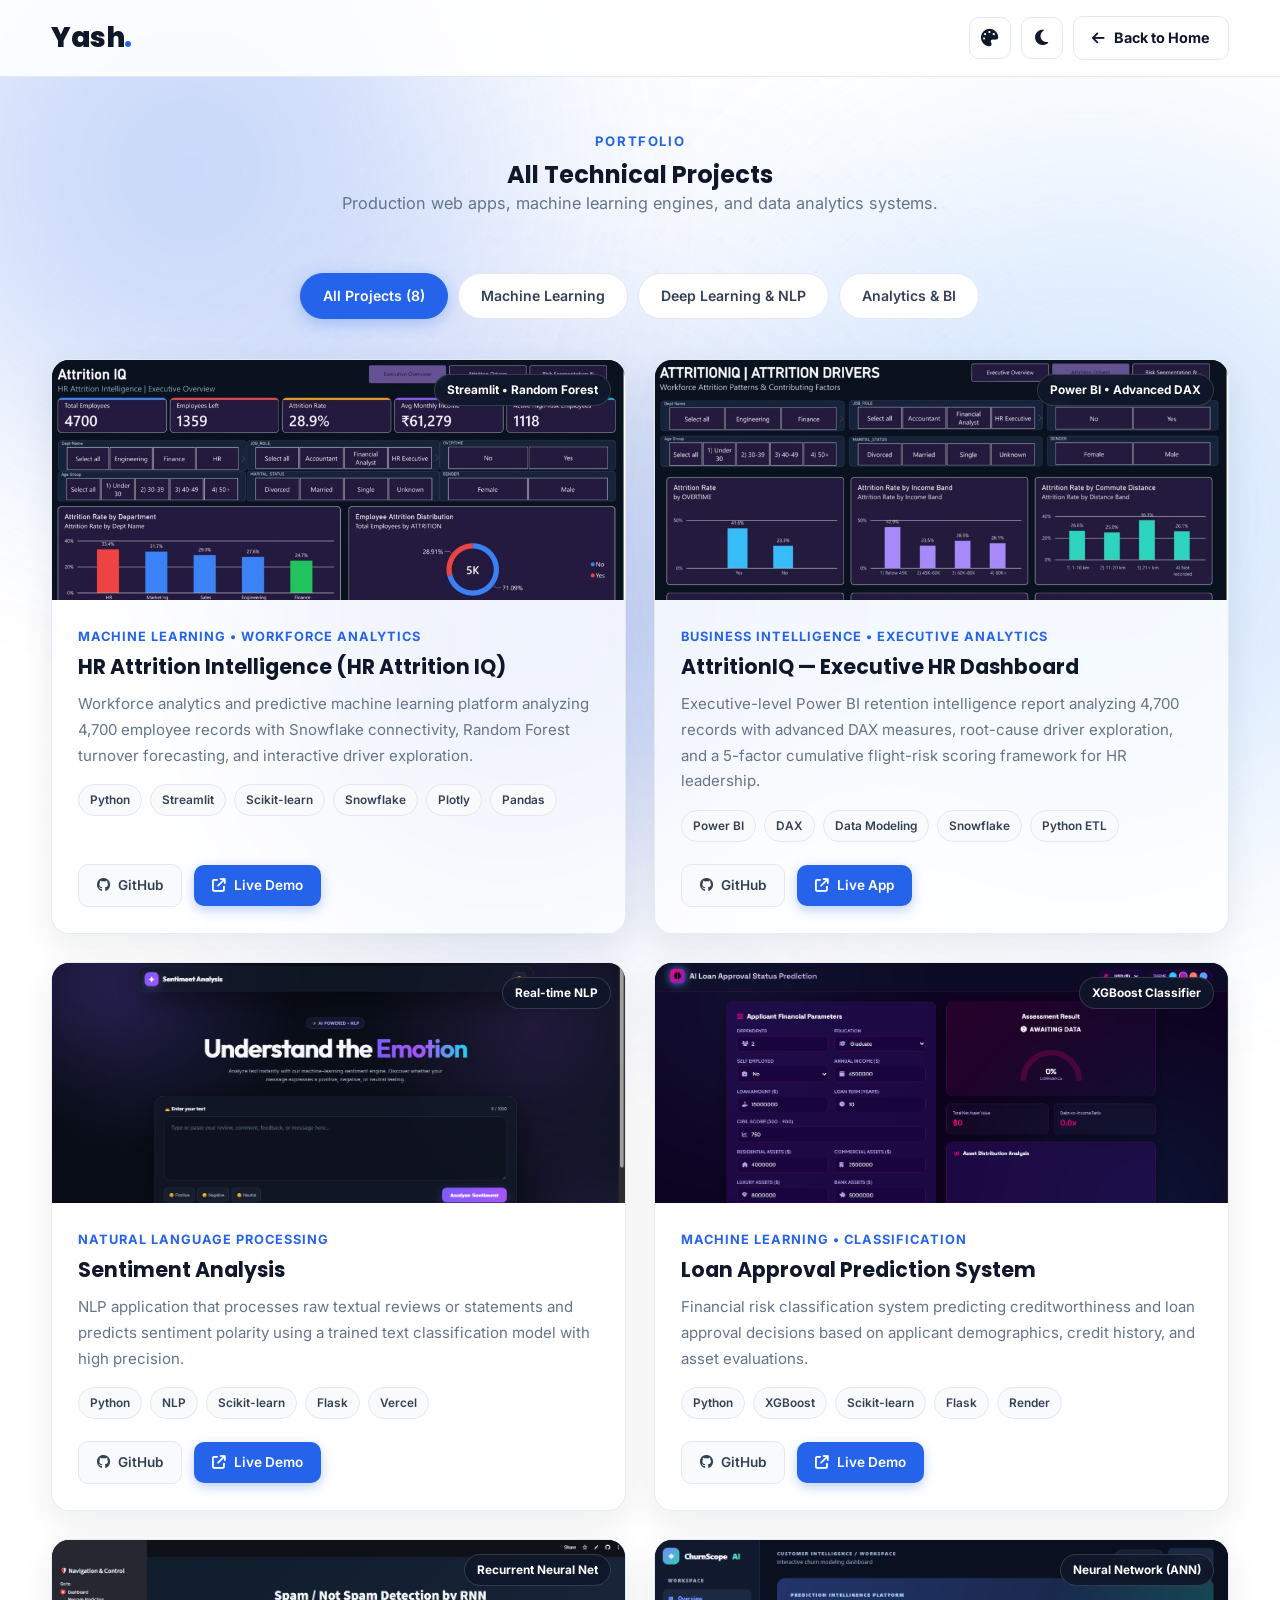
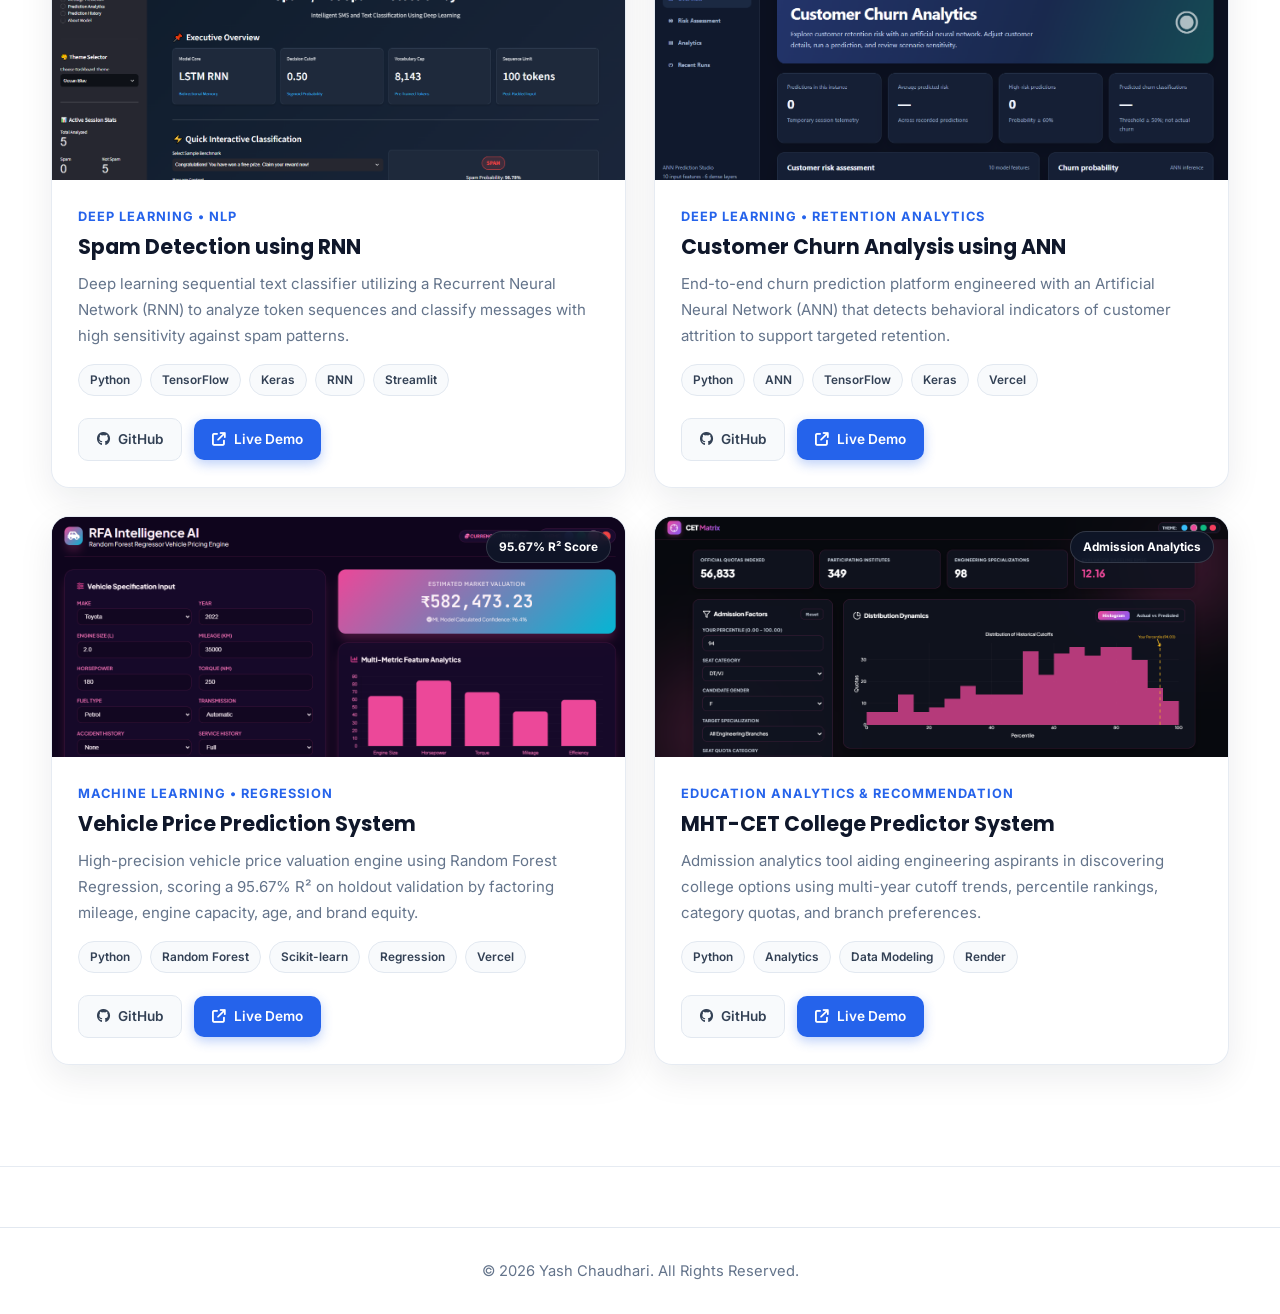
<file: pages/projects.html>
<!DOCTYPE html>
<html lang="en" data-color="blue">
<head>
    <meta charset="UTF-8">
    <meta name="viewport" content="width=device-width, initial-scale=1.0">
    <title>All Projects | Yash Chaudhari</title>
    <meta name="description" content="Portfolio projects in Machine Learning, Deep Learning, Generative AI, and Data Analytics by Yash Chaudhari.">

    <!-- Prevent Theme Flash -->
    <script>
        (function() {
            const savedTheme = localStorage.getItem('portfolio-theme');
            if (savedTheme === 'dark') {
                document.documentElement.classList.add('dark-theme');
            }
            const savedColor = localStorage.getItem('portfolio-accent-color') || 'blue';
            document.documentElement.setAttribute('data-color', savedColor);
        })();
    </script>

    <link rel="stylesheet" href="../css/style.css">
    <link rel="stylesheet" href="../css/responsive.css">
    <link rel="preconnect" href="https://fonts.googleapis.com">
    <link rel="preconnect" href="https://fonts.gstatic.com" crossorigin>
    <link href="https://fonts.googleapis.com/css2?family=Inter:wght@300;400;500;600;700;800&family=Poppins:wght@500;600;700;800&display=swap" rel="stylesheet">
    <link rel="stylesheet" href="https://cdnjs.cloudflare.com/ajax/libs/font-awesome/6.5.2/css/all.min.css">
</head>
<body>

<!-- Ambient Glowing Orbs & Tech Grid Background -->
<div class="ambient-glow orb-1" aria-hidden="true"></div>
<div class="ambient-glow orb-2" aria-hidden="true"></div>
<div class="ambient-glow orb-3" aria-hidden="true"></div>
<div class="bg-grid-pattern" aria-hidden="true"></div>
<div class="cursor-spotlight" id="cursorSpotlight" aria-hidden="true"></div>

<header class="header">
    <div class="container navbar">
        <a href="../index.html" class="logo">
            Yash<span>.</span>
        </a>

        <div class="nav-actions">
            <!-- Palette Selector -->
            <div class="palette-wrapper">
                <button id="paletteToggle" class="palette-btn" aria-label="Change accent theme color" title="Theme Accent Colors">
                    <i class="fa-solid fa-palette"></i>
                </button>
                <div class="palette-dropdown" id="paletteDropdown">
                    <span class="palette-title">Accent Palette</span>
                    <div class="palette-grid">
                        <button class="palette-color-btn active" data-color="blue" style="background: #2563eb;" title="Electric Blue"></button>
                        <button class="palette-color-btn" data-color="emerald" style="background: #059669;" title="Cyber Emerald"></button>
                        <button class="palette-color-btn" data-color="purple" style="background: #7c3aed;" title="Royal Violet"></button>
                        <button class="palette-color-btn" data-color="amber" style="background: #ea580c;" title="Sunset Amber"></button>
                        <button class="palette-color-btn" data-color="rose" style="background: #e11d48;" title="Ruby Rose"></button>
                        <button class="palette-color-btn" data-color="cyan" style="background: #0284c7;" title="Neon Cyan"></button>
                    </div>
                </div>
            </div>

            <!-- Theme Toggle -->
            <button id="themeToggle" class="theme-btn" aria-label="Toggle dark/light theme" title="Toggle Theme">
                <i class="fa-solid fa-moon"></i>
            </button>

            <a href="../index.html" class="btn btn-outline" style="padding: 9px 18px; font-size: 0.9rem;">
                <i class="fa-solid fa-arrow-left"></i>
                <span>Back to Home</span>
            </a>
        </div>
    </div>
</header>

<main>
<section class="section" style="padding-top: 130px;">
    <div class="container">
        <div class="section-heading reveal">
            <span>Portfolio</span>
            <h1>All Technical Projects</h1>
            <p>Production web apps, machine learning engines, and data analytics systems.</p>
        </div>

        <!-- Project Filter Buttons -->
        <div class="filter-nav reveal">
            <button class="filter-btn active" data-project-filter="all">All Projects (8)</button>
            <button class="filter-btn" data-project-filter="ml">Machine Learning</button>
            <button class="filter-btn" data-project-filter="dl">Deep Learning &amp; NLP</button>
            <button class="filter-btn" data-project-filter="analytics">Analytics &amp; BI</button>
        </div>

        <div class="projects-grid">
            <!-- PROJECT 1: HR ATTRITION INTELLIGENCE (IQ) -->
            <article class="project-card reveal" data-project-category="ml analytics">
                <div class="project-image">
                    <img src="../assets/images/projects/hr-attrition-iq.jpg" alt="HR Attrition IQ Streamlit Dashboard Screenshot" loading="lazy">
                    <span class="project-highlight-badge">Streamlit &bull; Random Forest</span>
                </div>
                <div class="project-content">
                    <span class="project-type">Machine Learning &bull; Workforce Analytics</span>
                    <h3>HR Attrition Intelligence (HR Attrition IQ)</h3>
                    <p>Workforce analytics and predictive machine learning platform analyzing 4,700 employee records with Snowflake connectivity, Random Forest turnover forecasting, and interactive driver exploration.</p>
                    <div class="tech-stack">
                        <span>Python</span>
                        <span>Streamlit</span>
                        <span>Scikit-learn</span>
                        <span>Snowflake</span>
                        <span>Plotly</span>
                        <span>Pandas</span>
                    </div>
                    <div class="project-actions">
                        <a href="https://github.com/yashchaudhari372-lab/HR-Attrition-IQ" target="_blank" rel="noopener noreferrer" class="project-btn github-btn">
                            <i class="fa-brands fa-github"></i>
                            <span>GitHub</span>
                        </a>
                        <a href="https://hr-attrition-iq-fz7cy8ubamq9xq3jff4qib.streamlit.app/" target="_blank" rel="noopener noreferrer" class="project-btn demo-btn">
                            <i class="fa-solid fa-arrow-up-right-from-square"></i>
                            <span>Live Demo</span>
                        </a>
                    </div>
                </div>
            </article>

            <!-- PROJECT 2: ATTRITION IQ POWER BI DASHBOARD -->
            <article class="project-card reveal" data-project-category="analytics">
                <div class="project-image">
                    <img src="../assets/images/projects/hr-attrition-powerbi.jpg" alt="HR Attrition Power BI Dashboard Screenshot" loading="lazy">
                    <span class="project-highlight-badge">Power BI &bull; Advanced DAX</span>
                </div>
                <div class="project-content">
                    <span class="project-type">Business Intelligence &bull; Executive Analytics</span>
                    <h3>AttritionIQ — Executive HR Dashboard</h3>
                    <p>Executive-level Power BI retention intelligence report analyzing 4,700 records with advanced DAX measures, root-cause driver exploration, and a 5-factor cumulative flight-risk scoring framework for HR leadership.</p>
                    <div class="tech-stack">
                        <span>Power BI</span>
                        <span>DAX</span>
                        <span>Data Modeling</span>
                        <span>Snowflake</span>
                        <span>Python ETL</span>
                    </div>
                    <div class="project-actions">
                        <a href="https://github.com/yashchaudhari372-lab/HR-Attrition-PowerBI-Dashboard" target="_blank" rel="noopener noreferrer" class="project-btn github-btn">
                            <i class="fa-brands fa-github"></i>
                            <span>GitHub</span>
                        </a>
                        <a href="https://hr-attrition-iq-fz7cy8ubamq9xq3jff4qib.streamlit.app/" target="_blank" rel="noopener noreferrer" class="project-btn demo-btn">
                            <i class="fa-solid fa-arrow-up-right-from-square"></i>
                            <span>Live App</span>
                        </a>
                    </div>
                </div>
            </article>

            <!-- PROJECT 3: SENTIMENT ANALYSIS -->
            <article class="project-card reveal" data-project-category="dl">
                <div class="project-image">
                    <img src="../assets/images/projects/sentiment-analysis.png" alt="Sentiment Analysis Screenshot" loading="lazy">
                    <span class="project-highlight-badge">Real-time NLP</span>
                </div>
                <div class="project-content">
                    <span class="project-type">Natural Language Processing</span>
                    <h3>Sentiment Analysis</h3>
                    <p>NLP application that processes raw textual reviews or statements and predicts sentiment polarity using a trained text classification model with high precision.</p>
                    <div class="tech-stack">
                        <span>Python</span>
                        <span>NLP</span>
                        <span>Scikit-learn</span>
                        <span>Flask</span>
                        <span>Vercel</span>
                    </div>
                    <div class="project-actions">
                        <a href="https://github.com/yashchaudhari372-lab/Sentiment_Analysis" target="_blank" rel="noopener noreferrer" class="project-btn github-btn">
                            <i class="fa-brands fa-github"></i>
                            <span>GitHub</span>
                        </a>
                        <a href="https://sentiment-analysis-livid-nine.vercel.app/" target="_blank" rel="noopener noreferrer" class="project-btn demo-btn">
                            <i class="fa-solid fa-arrow-up-right-from-square"></i>
                            <span>Live Demo</span>
                        </a>
                    </div>
                </div>
            </article>

            <!-- PROJECT 2: LOAN APPROVAL PREDICTION -->
            <article class="project-card reveal" data-project-category="ml">
                <div class="project-image">
                    <img src="../assets/images/projects/loan-approval.png" alt="Loan Approval Prediction Screenshot" loading="lazy">
                    <span class="project-highlight-badge">XGBoost Classifier</span>
                </div>
                <div class="project-content">
                    <span class="project-type">Machine Learning &bull; Classification</span>
                    <h3>Loan Approval Prediction System</h3>
                    <p>Financial risk classification system predicting creditworthiness and loan approval decisions based on applicant demographics, credit history, and asset evaluations.</p>
                    <div class="tech-stack">
                        <span>Python</span>
                        <span>XGBoost</span>
                        <span>Scikit-learn</span>
                        <span>Flask</span>
                        <span>Render</span>
                    </div>
                    <div class="project-actions">
                        <a href="https://github.com/yashchaudhari372-lab/Loan_Approval_Prediction_System" target="_blank" rel="noopener noreferrer" class="project-btn github-btn">
                            <i class="fa-brands fa-github"></i>
                            <span>GitHub</span>
                        </a>
                        <a href="https://loan-approval-prediction-xgboost-66ol.onrender.com/" target="_blank" rel="noopener noreferrer" class="project-btn demo-btn">
                            <i class="fa-solid fa-arrow-up-right-from-square"></i>
                            <span>Live Demo</span>
                        </a>
                    </div>
                </div>
            </article>

            <!-- PROJECT 3: SPAM DETECTION USING RNN -->
            <article class="project-card reveal" data-project-category="dl">
                <div class="project-image">
                    <img src="../assets/images/projects/spam-detection.png" alt="Spam Detection using RNN Screenshot" loading="lazy">
                    <span class="project-highlight-badge">Recurrent Neural Net</span>
                </div>
                <div class="project-content">
                    <span class="project-type">Deep Learning &bull; NLP</span>
                    <h3>Spam Detection using RNN</h3>
                    <p>Deep learning sequential text classifier utilizing a Recurrent Neural Network (RNN) to analyze token sequences and classify messages with high sensitivity against spam patterns.</p>
                    <div class="tech-stack">
                        <span>Python</span>
                        <span>TensorFlow</span>
                        <span>Keras</span>
                        <span>RNN</span>
                        <span>Streamlit</span>
                    </div>
                    <div class="project-actions">
                        <a href="https://github.com/yashchaudhari372-lab/Spam-Detection-using-RNN" target="_blank" rel="noopener noreferrer" class="project-btn github-btn">
                            <i class="fa-brands fa-github"></i>
                            <span>GitHub</span>
                        </a>
                        <a href="https://spam-not-spam-detection-by-rnn-g96x9yxtjkuhxtdabkgvyc.streamlit.app/" target="_blank" rel="noopener noreferrer" class="project-btn demo-btn">
                            <i class="fa-solid fa-arrow-up-right-from-square"></i>
                            <span>Live Demo</span>
                        </a>
                    </div>
                </div>
            </article>

            <!-- PROJECT 4: CUSTOMER CHURN ANALYSIS USING ANN -->
            <article class="project-card reveal" data-project-category="dl">
                <div class="project-image">
                    <img src="../assets/images/projects/customer-churn-ann.png" alt="Customer Churn Analysis Screenshot" loading="lazy">
                    <span class="project-highlight-badge">Neural Network (ANN)</span>
                </div>
                <div class="project-content">
                    <span class="project-type">Deep Learning &bull; Retention Analytics</span>
                    <h3>Customer Churn Analysis using ANN</h3>
                    <p>End-to-end churn prediction platform engineered with an Artificial Neural Network (ANN) that detects behavioral indicators of customer attrition to support targeted retention.</p>
                    <div class="tech-stack">
                        <span>Python</span>
                        <span>ANN</span>
                        <span>TensorFlow</span>
                        <span>Keras</span>
                        <span>Vercel</span>
                    </div>
                    <div class="project-actions">
                        <a href="https://github.com/yashchaudhari372-lab/Customer_Churn_Analysis_using_ANN" target="_blank" rel="noopener noreferrer" class="project-btn github-btn">
                            <i class="fa-brands fa-github"></i>
                            <span>GitHub</span>
                        </a>
                        <a href="https://customer-churn-analysis-using-ann-1.vercel.app/" target="_blank" rel="noopener noreferrer" class="project-btn demo-btn">
                            <i class="fa-solid fa-arrow-up-right-from-square"></i>
                            <span>Live Demo</span>
                        </a>
                    </div>
                </div>
            </article>

            <!-- PROJECT 5: VEHICLE PRICE PREDICTION SYSTEM -->
            <article class="project-card reveal" data-project-category="ml">
                <div class="project-image">
                    <img src="../assets/images/projects/vehicle-price.png" alt="Vehicle Price Prediction Screenshot" loading="lazy">
                    <span class="project-highlight-badge">95.67% R² Score</span>
                </div>
                <div class="project-content">
                    <span class="project-type">Machine Learning &bull; Regression</span>
                    <h3>Vehicle Price Prediction System</h3>
                    <p>High-precision vehicle price valuation engine using Random Forest Regression, scoring a 95.67% R² on holdout validation by factoring mileage, engine capacity, age, and brand equity.</p>
                    <div class="tech-stack">
                        <span>Python</span>
                        <span>Random Forest</span>
                        <span>Scikit-learn</span>
                        <span>Regression</span>
                        <span>Vercel</span>
                    </div>
                    <div class="project-actions">
                        <a href="https://github.com/yashchaudhari372-lab/Vehicle_Price_Prediction_System" target="_blank" rel="noopener noreferrer" class="project-btn github-btn">
                            <i class="fa-brands fa-github"></i>
                            <span>GitHub</span>
                        </a>
                        <a href="https://vehicle-price-prediction-random-for.vercel.app/" target="_blank" rel="noopener noreferrer" class="project-btn demo-btn">
                            <i class="fa-solid fa-arrow-up-right-from-square"></i>
                            <span>Live Demo</span>
                        </a>
                    </div>
                </div>
            </article>

            <!-- PROJECT 6: MHT-CET COLLEGE PREDICTOR -->
            <article class="project-card reveal" data-project-category="analytics">
                <div class="project-image">
                    <img src="../assets/images/projects/mht-cet-college-predictor.png" alt="MHT-CET College Predictor Screenshot" loading="lazy">
                    <span class="project-highlight-badge">Admission Analytics</span>
                </div>
                <div class="project-content">
                    <span class="project-type">Education Analytics &amp; Recommendation</span>
                    <h3>MHT-CET College Predictor System</h3>
                    <p>Admission analytics tool aiding engineering aspirants in discovering college options using multi-year cutoff trends, percentile rankings, category quotas, and branch preferences.</p>
                    <div class="tech-stack">
                        <span>Python</span>
                        <span>Analytics</span>
                        <span>Data Modeling</span>
                        <span>Render</span>
                    </div>
                    <div class="project-actions">
                        <a href="https://github.com/yashchaudhari372-lab/MHT-CET-College-Predictor-Admission-Analytics-System" target="_blank" rel="noopener noreferrer" class="project-btn github-btn">
                            <i class="fa-brands fa-github"></i>
                            <span>GitHub</span>
                        </a>
                        <a href="https://mht-cet-college-predictor-admission.onrender.com" target="_blank" rel="noopener noreferrer" class="project-btn demo-btn">
                            <i class="fa-solid fa-arrow-up-right-from-square"></i>
                            <span>Live Demo</span>
                        </a>
                    </div>
                </div>
            </article>
        </div>
    </div>
</section>
</main>

<footer class="footer">
    <div class="footer-bottom">
        <p>&copy; <span id="currentYear"></span> Yash Chaudhari. All Rights Reserved.</p>
    </div>
</footer>

<button id="scrollTop" class="scroll-top" aria-label="Back to top"><i class="fa-solid fa-arrow-up"></i></button>

<div class="copy-toast" id="copyToast">
    <i class="fa-solid fa-check-circle"></i>
    <span id="toastMsg">Notification</span>
</div>

<script src="../js/animations.js"></script>
<script src="../js/main.js"></script>
</body>
</html>
</file>
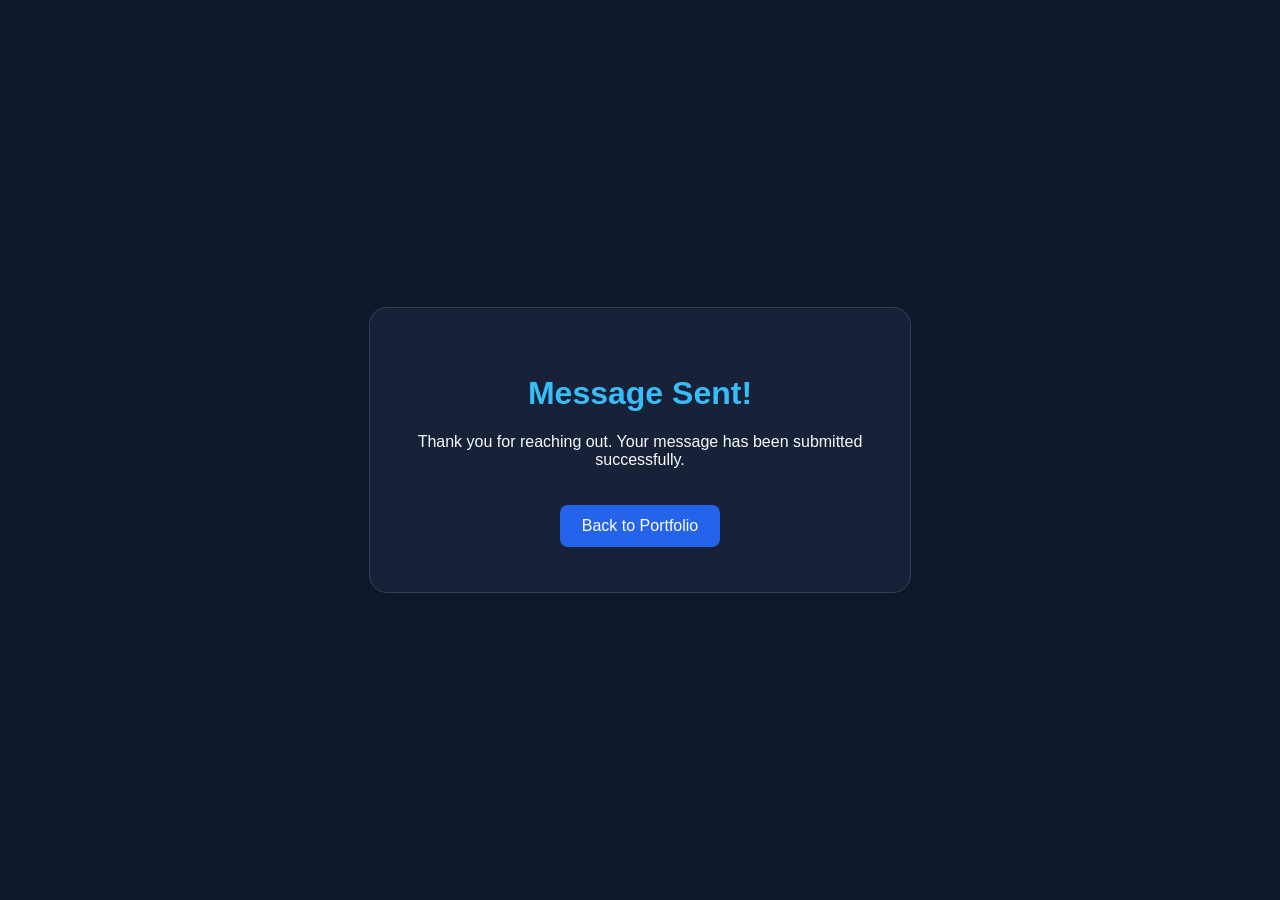
<file: pages/thank-you.html>
<!DOCTYPE html>
<html lang="en">
<head>
    <meta charset="UTF-8">
    <meta name="viewport"
          content="width=device-width, initial-scale=1.0">

    <title>Message Sent | Portfolio</title>

    <style>
        body {
            margin: 0;
            min-height: 100vh;
            display: flex;
            justify-content: center;
            align-items: center;
            background: #0f172a;
            color: #f8fafc;
            font-family: Arial, sans-serif;
        }

        .success-card {
            text-align: center;
            padding: 45px;
            max-width: 450px;
            background: #172238;
            border: 1px solid #334155;
            border-radius: 18px;
        }

        h1 {
            color: #38bdf8;
        }

        a {
            display: inline-block;
            margin-top: 20px;
            padding: 12px 22px;
            background: #2563eb;
            color: white;
            text-decoration: none;
            border-radius: 8px;
        }
    </style>
</head>

<body>
    <div class="success-card">
        <h1>Message Sent!</h1>

        <p>
            Thank you for reaching out.
            Your message has been submitted successfully.
        </p>

        <a href="/">
            Back to Portfolio
        </a>
    </div>
</body>
</html>
</file>
<file: css/style.css>
/* ==========================================================================
   YASH CHAUDHARI - PORTFOLIO STYLESHEET
   Modern, High-Impact, Multi-Color Theme Support (Dark & Light)
   ========================================================================== */

:root {
    /* DEFAULT THEME (Electric Blue) */
    --primary: #2563eb;
    --primary-dark: #1d4ed8;
    --primary-light: #60a5fa;
    --primary-glow: rgba(37, 99, 235, 0.28);
    --primary-gradient: linear-gradient(135deg, #2563eb 0%, #7c3aed 100%);
    --accent-badge: rgba(37, 99, 235, 0.1);

    /* BASE SYSTEM COLORS (Light Mode Default) */
    --secondary: #0f172a;
    --text: #334155;
    --muted: #64748b;
    --background: #ffffff;
    --background-alt: #f8fafc;
    --card: #ffffff;
    --card-surface: #f1f5f9;
    --border: #e2e8f0;
    --border-hover: #cbd5e1;
    --shadow: 0 12px 35px rgba(15, 23, 42, 0.08);
    --shadow-lg: 0 20px 45px rgba(15, 23, 42, 0.12);
    --radius: 18px;
    --radius-sm: 10px;

    /* GLASSMORPHISM & TRANSLUCENT SURFACES */
    --glass-bg: rgba(255, 255, 255, 0.72);
    --glass-border: rgba(226, 232, 240, 0.85);
    --glass-border-hover: rgba(37, 99, 235, 0.45);
    --glass-blur: blur(14px);
    --spotlight-color: rgba(37, 99, 235, 0.08);
}

/* ==========================================================================
   MULTI-COLOR PALETTES (Both Light & Dark)
   ========================================================================== */

/* 1. Electric Blue */
[data-color="blue"], :root[data-color="blue"] {
    --primary: #2563eb;
    --primary-dark: #1d4ed8;
    --primary-light: #60a5fa;
    --primary-glow: rgba(37, 99, 235, 0.3);
    --primary-gradient: linear-gradient(135deg, #2563eb 0%, #7c3aed 100%);
    --accent-badge: rgba(37, 99, 235, 0.12);
}

/* 2. Cyber Emerald / Teal */
[data-color="emerald"], :root[data-color="emerald"] {
    --primary: #059669;
    --primary-dark: #047857;
    --primary-light: #34d399;
    --primary-glow: rgba(5, 150, 105, 0.3);
    --primary-gradient: linear-gradient(135deg, #059669 0%, #0d9488 100%);
    --accent-badge: rgba(5, 150, 105, 0.12);
}

/* 3. Royal Violet / Purple */
[data-color="purple"], :root[data-color="purple"] {
    --primary: #7c3aed;
    --primary-dark: #6d28d9;
    --primary-light: #a78bfa;
    --primary-glow: rgba(124, 58, 237, 0.3);
    --primary-gradient: linear-gradient(135deg, #7c3aed 0%, #db2777 100%);
    --accent-badge: rgba(124, 58, 237, 0.12);
}

/* 4. Sunset Amber / Orange */
[data-color="amber"], :root[data-color="amber"] {
    --primary: #ea580c;
    --primary-dark: #c2410c;
    --primary-light: #fb923c;
    --primary-glow: rgba(234, 88, 12, 0.3);
    --primary-gradient: linear-gradient(135deg, #ea580c 0%, #eab308 100%);
    --accent-badge: rgba(234, 88, 12, 0.12);
}

/* 5. Ruby Rose / Crimson */
[data-color="rose"], :root[data-color="rose"] {
    --primary: #e11d48;
    --primary-dark: #be123c;
    --primary-light: #fb7185;
    --primary-glow: rgba(225, 29, 72, 0.3);
    --primary-gradient: linear-gradient(135deg, #e11d48 0%, #8b5cf6 100%);
    --accent-badge: rgba(225, 29, 72, 0.12);
}

/* 6. Neon Cyan / Aqua */
[data-color="cyan"], :root[data-color="cyan"] {
    --primary: #0284c7;
    --primary-dark: #0369a1;
    --primary-light: #38bdf8;
    --primary-glow: rgba(2, 132, 199, 0.3);
    --primary-gradient: linear-gradient(135deg, #0284c7 0%, #2563eb 100%);
    --accent-badge: rgba(2, 132, 199, 0.12);
}

/* ==========================================================================
   DARK THEME OVERRIDES
   ========================================================================== */

body.dark-theme,
html.dark-theme body {
    --secondary: #f8fafc;
    --text: #cbd5e1;
    --muted: #94a3b8;
    --background: #0b132b;
    --background-alt: #111d38;
    --card: #162444;
    --card-surface: #1e3158;
    --border: #24355a;
    --border-hover: #3b507d;
    --shadow: 0 15px 40px rgba(0, 0, 0, 0.35);
    --shadow-lg: 0 25px 50px rgba(0, 0, 0, 0.5);

    /* GLASSMORPHISM DARK OVERRIDES */
    --glass-bg: rgba(18, 29, 56, 0.65);
    --glass-border: rgba(255, 255, 255, 0.08);
    --glass-border-hover: rgba(96, 165, 250, 0.45);
    --glass-blur: blur(16px);
    --spotlight-color: rgba(37, 99, 235, 0.16);
}

/* ==========================================================================
   GLOBAL RESET & TYPOGRAPHY
   ========================================================================== */

* {
    margin: 0;
    padding: 0;
    box-sizing: border-box;
}

html {
    scroll-behavior: smooth;
}

body {
    font-family: "Inter", -apple-system, BlinkMacSystemFont, "Segoe UI", Roboto, sans-serif;
    background: var(--background);
    color: var(--text);
    line-height: 1.7;
    overflow-x: hidden;
    transition: background 0.3s ease, color 0.3s ease;
}

h1, h2, h3, h4, h5 {
    font-family: "Poppins", sans-serif;
    color: var(--secondary);
    line-height: 1.25;
}

a {
    text-decoration: none;
    color: inherit;
    transition: color 0.25s ease;
}

img {
    max-width: 100%;
    display: block;
}

button, input, textarea {
    font: inherit;
    border: none;
    outline: none;
}

button {
    cursor: pointer;
}

.container {
    width: min(1180px, 92%);
    margin: auto;
}

.section {
    padding: 100px 0;
    position: relative;
}

.section-alt {
    background: var(--background-alt);
    position: relative;
}

body.dark-theme .section-alt {
    background: rgba(17, 29, 56, 0.45);
}

/* ==========================================================================
   AMBIENT INTERACTIVE BACKGROUND & TECH GRID
   ========================================================================== */

.ambient-glow {
    position: fixed;
    border-radius: 50%;
    filter: blur(120px);
    pointer-events: none;
    z-index: -2;
    opacity: 0.24;
    transition: background 0.6s ease;
}

body.dark-theme .ambient-glow {
    opacity: 0.32;
}

.orb-1 {
    width: 580px;
    height: 580px;
    top: -120px;
    left: -100px;
    background: var(--primary);
    animation: float-orb-1 18s ease-in-out infinite alternate;
}

.orb-2 {
    width: 680px;
    height: 680px;
    bottom: 5%;
    right: -150px;
    background: var(--primary-light);
    animation: float-orb-2 22s ease-in-out infinite alternate;
}

.orb-3 {
    width: 500px;
    height: 500px;
    top: 45%;
    left: 20%;
    background: var(--primary-dark);
    animation: float-orb-3 16s ease-in-out infinite alternate;
}

@keyframes float-orb-1 {
    0% { transform: translate(0, 0) scale(1); }
    100% { transform: translate(110px, 90px) scale(1.15); }
}

@keyframes float-orb-2 {
    0% { transform: translate(0, 0) scale(1); }
    100% { transform: translate(-120px, -80px) scale(1.12); }
}

@keyframes float-orb-3 {
    0% { transform: translate(0, 0) scale(1); }
    100% { transform: translate(90px, -110px) scale(0.92); }
}

/* Modern High-Tech Grid Pattern */
.bg-grid-pattern {
    position: fixed;
    inset: 0;
    pointer-events: none;
    z-index: -1;
    background-image: radial-gradient(rgba(148, 163, 184, 0.16) 1.2px, transparent 1.2px);
    background-size: 32px 32px;
    mask-image: radial-gradient(ellipse at 50% 50%, black 50%, transparent 95%);
    -webkit-mask-image: radial-gradient(ellipse at 50% 50%, black 50%, transparent 95%);
    opacity: 0.65;
}

body.dark-theme .bg-grid-pattern {
    background-image: radial-gradient(rgba(255, 255, 255, 0.09) 1.2px, transparent 1.2px);
    opacity: 0.6;
}

/* Interactive Cursor Spotlight */
.cursor-spotlight {
    position: fixed;
    top: 0;
    left: 0;
    width: 100vw;
    height: 100vh;
    pointer-events: none;
    z-index: -1;
    background: radial-gradient(650px circle at var(--mouse-x, 50vw) var(--mouse-y, 50vh), var(--spotlight-color), transparent 65%);
    transition: opacity 0.3s ease;
}

/* ==========================================================================
   HEADER & NAVBAR
   ========================================================================== */

.header {
    position: fixed;
    top: 0;
    width: 100%;
    z-index: 1000;
    background: rgba(255, 255, 255, 0.88);
    backdrop-filter: blur(16px);
    -webkit-backdrop-filter: blur(16px);
    border-bottom: 1px solid var(--border);
    transition: background 0.3s ease, border-color 0.3s ease;
}

.dark-theme .header {
    background: rgba(11, 19, 43, 0.9);
}

.navbar {
    min-height: 76px;
    display: flex;
    justify-content: space-between;
    align-items: center;
}

.logo {
    font-family: "Poppins", sans-serif;
    font-size: 1.75rem;
    font-weight: 800;
    color: var(--secondary);
    letter-spacing: -0.5px;
}

.logo span {
    color: var(--primary);
    transition: color 0.3s ease;
}

.nav-menu {
    display: flex;
    align-items: center;
    gap: 28px;
}

.nav-link {
    color: var(--text);
    font-size: 0.94rem;
    font-weight: 600;
    position: relative;
    padding: 4px 0;
    transition: color 0.25s ease;
}

.nav-link:hover,
.nav-link.active {
    color: var(--primary);
}

.nav-link::after {
    content: "";
    position: absolute;
    left: 0;
    bottom: -6px;
    width: 0;
    height: 2.5px;
    background: var(--primary);
    border-radius: 4px;
    transition: width 0.3s ease;
}

.nav-link:hover::after,
.nav-link.active::after {
    width: 100%;
}

.nav-actions {
    display: flex;
    align-items: center;
    gap: 10px;
    position: relative;
}

.theme-btn,
.palette-btn,
.menu-btn {
    width: 42px;
    height: 42px;
    border: 1px solid var(--border);
    border-radius: var(--radius-sm);
    background: var(--card);
    color: var(--secondary);
    display: grid;
    place-items: center;
    font-size: 1.1rem;
    transition: all 0.25s ease;
}

.theme-btn:hover,
.palette-btn:hover {
    border-color: var(--primary);
    color: var(--primary);
    transform: translateY(-2px);
    box-shadow: 0 4px 12px var(--primary-glow);
}

.menu-btn {
    display: none;
}

/* ==========================================================================
   COLOR PALETTE DROPDOWN
   ========================================================================== */

.palette-wrapper {
    position: relative;
}

.palette-dropdown {
    position: absolute;
    top: 52px;
    right: 0;
    background: var(--card);
    border: 1px solid var(--border);
    border-radius: 16px;
    padding: 16px;
    box-shadow: var(--shadow-lg);
    width: 210px;
    opacity: 0;
    visibility: hidden;
    transform: translateY(-10px);
    transition: all 0.25s cubic-bezier(0.16, 1, 0.3, 1);
    z-index: 1010;
}

.palette-dropdown.show {
    opacity: 1;
    visibility: visible;
    transform: translateY(0);
}

.palette-title {
    display: block;
    font-size: 0.72rem;
    font-weight: 700;
    text-transform: uppercase;
    letter-spacing: 1px;
    color: var(--muted);
    margin-bottom: 12px;
    text-align: center;
}

.palette-grid {
    display: grid;
    grid-template-columns: repeat(3, 1fr);
    gap: 12px;
    place-items: center;
}

.palette-color-btn {
    width: 38px;
    height: 38px;
    border-radius: 50%;
    border: 2px solid transparent;
    cursor: pointer;
    transition: transform 0.2s ease, border-color 0.2s ease, box-shadow 0.2s ease;
}

.palette-color-btn:hover {
    transform: scale(1.15);
}

.palette-color-btn.active {
    border-color: var(--secondary);
    transform: scale(1.18);
    box-shadow: 0 0 12px var(--primary-glow);
}

/* ==========================================================================
   HERO SECTION
   ========================================================================== */

.hero {
    min-height: 100vh;
    padding-top: 140px;
    padding-bottom: 70px;
    display: flex;
    align-items: center;
}

.hero-grid {
    display: grid;
    grid-template-columns: 1.25fr 0.75fr;
    align-items: center;
    gap: 60px;
}

.hero-status-pill {
    display: inline-flex;
    align-items: center;
    gap: 9px;
    padding: 7px 16px;
    background: var(--accent-badge);
    border: 1px solid var(--border);
    border-radius: 30px;
    font-size: 0.82rem;
    font-weight: 600;
    color: var(--primary);
    margin-bottom: 16px;
    transition: all 0.3s ease;
}

.status-indicator {
    width: 8px;
    height: 8px;
    border-radius: 50%;
    background: #10b981;
    box-shadow: 0 0 0 3px rgba(16, 185, 129, 0.25);
    animation: pulse-dot 2s infinite;
}

@keyframes pulse-dot {
    0% { box-shadow: 0 0 0 0 rgba(16, 185, 129, 0.6); }
    70% { box-shadow: 0 0 0 8px rgba(16, 185, 129, 0); }
    100% { box-shadow: 0 0 0 0 rgba(16, 185, 129, 0); }
}

.hero-tag {
    color: var(--muted);
    font-size: 1.15rem;
    font-weight: 600;
    margin-bottom: 6px;
}

.hero h1 {
    font-size: clamp(2.8rem, 5.5vw, 4.6rem);
    font-weight: 800;
    letter-spacing: -1px;
    margin-bottom: 10px;
}

.hero h1 span {
    color: var(--primary);
    transition: color 0.3s ease;
}

.hero-role-title {
    font-size: clamp(1.25rem, 2.8vw, 1.85rem);
    font-weight: 700;
    color: var(--secondary);
    margin-bottom: 20px;
    min-height: 42px;
}

.cursor {
    display: inline-block;
    color: var(--primary);
    font-weight: 300;
    animation: blink-cur 0.85s infinite;
}

@keyframes blink-cur {
    0%, 100% { opacity: 1; }
    50% { opacity: 0; }
}

.hero-description {
    max-width: 660px;
    font-size: 1.05rem;
    color: var(--muted);
    line-height: 1.8;
    margin-bottom: 28px;
}

.hero-buttons {
    display: flex;
    flex-wrap: wrap;
    gap: 14px;
    margin-bottom: 28px;
}

.btn {
    display: inline-flex;
    align-items: center;
    justify-content: center;
    gap: 9px;
    padding: 12px 24px;
    border-radius: var(--radius-sm);
    font-size: 0.95rem;
    font-weight: 700;
    border: 1px solid transparent;
    transition: all 0.25s ease;
}

.btn-primary {
    background: var(--primary);
    color: #ffffff;
    box-shadow: 0 4px 15px var(--primary-glow);
}

.btn-primary:hover {
    background: var(--primary-dark);
    transform: translateY(-3px);
    box-shadow: 0 8px 22px var(--primary-glow);
    color: #ffffff;
}

.btn-outline {
    border-color: var(--border);
    background: var(--card);
    color: var(--secondary);
}

.btn-outline:hover {
    border-color: var(--primary);
    color: var(--primary);
    transform: translateY(-3px);
    box-shadow: 0 6px 18px var(--primary-glow);
}

.btn-subtle {
    border-color: var(--border);
    background: var(--background-alt);
    color: var(--muted);
}

.btn-subtle:hover {
    border-color: var(--primary);
    color: var(--primary);
    transform: translateY(-3px);
}

.social-links {
    display: flex;
    gap: 12px;
    margin-bottom: 34px;
}

.social-links a,
.footer-social a {
    width: 44px;
    height: 44px;
    display: grid;
    place-items: center;
    border-radius: 50%;
    border: 1px solid var(--border);
    background: var(--card);
    font-size: 1.2rem;
    color: var(--text);
    transition: all 0.25s ease;
}

.social-links a:hover,
.footer-social a:hover {
    background: var(--primary);
    color: #ffffff;
    border-color: var(--primary);
    transform: translateY(-4px);
    box-shadow: 0 8px 18px var(--primary-glow);
}

/* Hero Stats Strip */
.hero-stats {
    display: grid;
    grid-template-columns: repeat(4, 1fr);
    gap: 14px;
    padding: 22px 24px;
    background: var(--glass-bg);
    backdrop-filter: var(--glass-blur);
    -webkit-backdrop-filter: var(--glass-blur);
    border: 1px solid var(--glass-border);
    border-radius: var(--radius);
    box-shadow: var(--shadow);
    transition: all 0.35s ease;
}

.hero-stats:hover {
    border-color: var(--primary);
    box-shadow: 0 16px 36px var(--primary-glow);
}

.stat-item {
    display: flex;
    flex-direction: column;
}

.stat-number {
    font-family: "Poppins", sans-serif;
    font-size: 1.7rem;
    font-weight: 800;
    color: var(--primary);
    line-height: 1.1;
    transition: color 0.3s ease;
}

.stat-label {
    font-size: 0.76rem;
    font-weight: 600;
    color: var(--muted);
    margin-top: 5px;
    line-height: 1.3;
}

/* Hero Image Wrapper */
.hero-image {
    position: relative;
    display: flex;
    justify-content: center;
    align-items: center;
}

.image-wrapper {
    position: relative;
    width: 360px;
    height: 420px;
    border-radius: 28px;
    overflow: hidden;
    background: var(--card);
    border: 6px solid var(--card);
    box-shadow: 0 20px 50px rgba(15, 23, 42, 0.16), 0 0 0 1px var(--primary-glow);
    transition: transform 0.35s ease, box-shadow 0.35s ease;
}

.image-wrapper:hover {
    transform: translateY(-6px);
    box-shadow: 0 26px 60px rgba(15, 23, 42, 0.25), 0 0 20px var(--primary-glow);
}

.image-wrapper img {
    width: 100%;
    height: 100%;
    object-fit: cover;
    object-position: center top;
}

.image-badge {
    position: absolute;
    bottom: 16px;
    left: 50%;
    transform: translateX(-50%);
    background: rgba(15, 23, 42, 0.88);
    backdrop-filter: blur(8px);
    color: #ffffff;
    padding: 8px 18px;
    border-radius: 30px;
    font-size: 0.82rem;
    font-weight: 600;
    display: flex;
    align-items: center;
    gap: 8px;
    white-space: nowrap;
    border: 1px solid rgba(255, 255, 255, 0.15);
}

.image-badge i {
    color: var(--primary-light);
}

/* ==========================================================================
   SECTION HEADINGS
   ========================================================================== */

.section-heading {
    text-align: center;
    max-width: 720px;
    margin: 0 auto 55px;
}

.section-heading > span {
    color: var(--primary);
    font-weight: 700;
    text-transform: uppercase;
    letter-spacing: 1.6px;
    font-size: 0.82rem;
    display: block;
    margin-bottom: 8px;
    transition: color 0.3s ease;
}

.section-heading h2 {
    font-size: clamp(2rem, 3.8vw, 2.75rem);
    margin-bottom: 12px;
}

.section-heading p {
    color: var(--muted);
    font-size: 1.02rem;
}

/* ==========================================================================
   ABOUT SECTION
   ========================================================================== */

.about-grid {
    display: grid;
    grid-template-columns: 1fr 1fr;
    gap: 60px;
    align-items: center;
    margin-bottom: 60px;
}

.about-text h3 {
    font-size: 1.65rem;
    margin-bottom: 18px;
}

.about-text p {
    color: var(--muted);
    margin-bottom: 16px;
    font-size: 1rem;
    line-height: 1.8;
}

.about-text .btn {
    margin-top: 10px;
}

.about-cards {
    display: grid;
    grid-template-columns: 1fr 1fr;
    gap: 16px;
}

.info-card {
    background: var(--glass-bg);
    backdrop-filter: var(--glass-blur);
    -webkit-backdrop-filter: var(--glass-blur);
    border: 1px solid var(--glass-border);
    padding: 22px;
    border-radius: var(--radius);
    box-shadow: var(--shadow);
    transition: all 0.3s ease;
    position: relative;
    overflow: hidden;
}

.info-card:hover {
    transform: translateY(-5px);
    border-color: var(--primary);
    box-shadow: 0 14px 32px var(--primary-glow);
}

.info-card i {
    color: var(--primary);
    font-size: 1.6rem;
    margin-bottom: 14px;
    display: block;
    transition: color 0.3s ease;
}

.info-card span {
    display: block;
    font-size: 0.78rem;
    font-weight: 600;
    color: var(--muted);
    margin-bottom: 4px;
}

.info-card strong {
    display: block;
    color: var(--secondary);
    font-size: 0.98rem;
    margin-bottom: 3px;
}

.info-card small {
    display: block;
    color: var(--muted);
    font-size: 0.78rem;
}

/* Competencies Grid */
.competencies-container {
    margin-top: 20px;
    padding-top: 40px;
    border-top: 1px solid var(--border);
}

.competencies-title {
    text-align: center;
    font-size: 1.5rem;
    margin-bottom: 30px;
}

.competencies-grid {
    display: grid;
    grid-template-columns: repeat(4, 1fr);
    gap: 20px;
}

.comp-card {
    background: var(--glass-bg);
    backdrop-filter: var(--glass-blur);
    -webkit-backdrop-filter: var(--glass-blur);
    border: 1px solid var(--glass-border);
    border-radius: var(--radius);
    padding: 24px;
    box-shadow: var(--shadow);
    transition: all 0.3s ease;
    position: relative;
    overflow: hidden;
}

.comp-card:hover {
    transform: translateY(-5px);
    border-color: var(--primary);
    box-shadow: 0 14px 30px var(--primary-glow);
}

.comp-icon {
    width: 44px;
    height: 44px;
    border-radius: 12px;
    background: var(--accent-badge);
    color: var(--primary);
    display: grid;
    place-items: center;
    font-size: 1.3rem;
    margin-bottom: 16px;
    transition: all 0.3s ease;
}

.comp-card h4 {
    font-size: 1.05rem;
    margin-bottom: 10px;
}

.comp-card p {
    font-size: 0.88rem;
    color: var(--muted);
    line-height: 1.65;
}

/* ==========================================================================
   SKILLS & TOOLKIT
   ========================================================================== */

.skills-grid {
    display: grid;
    grid-template-columns: repeat(3, 1fr);
    gap: 24px;
}

.skill-card {
    padding: 30px;
    background: var(--glass-bg);
    backdrop-filter: var(--glass-blur);
    -webkit-backdrop-filter: var(--glass-blur);
    border: 1px solid var(--glass-border);
    border-radius: var(--radius);
    box-shadow: var(--shadow);
    transition: all 0.3s ease;
    position: relative;
    overflow: hidden;
}

.skill-card:hover {
    transform: translateY(-6px);
    border-color: var(--primary);
    box-shadow: 0 16px 36px var(--primary-glow);
}

.skill-card > i {
    font-size: 2.2rem;
    color: var(--primary);
    margin-bottom: 18px;
    display: block;
    transition: color 0.3s ease;
}

.skill-card h3 {
    margin-bottom: 16px;
    font-size: 1.18rem;
}

.skill-tags {
    display: flex;
    flex-wrap: wrap;
    gap: 8px;
}

.skill-tags span {
    padding: 6px 12px;
    background: var(--background-alt);
    border: 1px solid var(--border);
    border-radius: 20px;
    font-size: 0.78rem;
    font-weight: 600;
    color: var(--text);
    transition: all 0.2s ease;
}

.skill-tags span:hover {
    border-color: var(--primary);
    color: var(--primary);
    transform: translateY(-2px);
}

/* Toolkit Grid */
.toolkit-section {
    padding: 40px 0 80px;
}

.toolkit-panel {
    background: var(--glass-bg);
    backdrop-filter: var(--glass-blur);
    -webkit-backdrop-filter: var(--glass-blur);
    border: 1px solid var(--glass-border);
    border-radius: var(--radius);
    padding: 36px;
    box-shadow: var(--shadow);
}

.toolkit-heading {
    display: flex;
    justify-content: space-between;
    align-items: center;
    gap: 30px;
    margin-bottom: 30px;
}

.toolkit-eyebrow {
    color: var(--primary);
    font-size: 0.78rem;
    font-weight: 700;
    letter-spacing: 1.5px;
    display: block;
    margin-bottom: 4px;
}

.toolkit-heading h2 {
    font-size: 1.8rem;
}

.toolkit-heading p {
    color: var(--muted);
    max-width: 500px;
    font-size: 0.95rem;
}

.technology-grid {
    display: grid;
    grid-template-columns: repeat(auto-fill, minmax(105px, 1fr));
    gap: 16px;
}

.technology-card {
    background: var(--background-alt);
    border: 1px solid var(--border);
    border-radius: 14px;
    padding: 18px 10px;
    display: flex;
    flex-direction: column;
    align-items: center;
    justify-content: center;
    gap: 10px;
    text-align: center;
    transition: all 0.25s ease;
}

.technology-card:hover {
    transform: translateY(-5px);
    border-color: var(--primary);
    box-shadow: 0 8px 20px var(--primary-glow);
}

.technology-card img {
    width: 36px;
    height: 36px;
    object-fit: contain;
}

.technology-symbol {
    width: 36px;
    height: 36px;
    display: grid;
    place-items: center;
    font-size: 1.6rem;
    color: var(--primary);
}

.technology-card span {
    font-size: 0.78rem;
    font-weight: 600;
    color: var(--secondary);
}

/* ==========================================================================
   EXPERIENCE SECTION
   ========================================================================== */

.experience-timeline {
    max-width: 960px;
    margin: 0 auto;
}

.experience-item {
    position: relative;
    padding: 0 0 36px 36px;
    border-left: 2px solid var(--border);
    transition: transform 0.25s ease;
}

.experience-item:last-child {
    padding-bottom: 0;
}

.experience-dot {
    position: absolute;
    left: -8px;
    top: 4px;
    width: 14px;
    height: 14px;
    border-radius: 50%;
    background: var(--primary);
    border: 3px solid var(--card);
    box-shadow: 0 0 0 3px var(--primary-glow);
    transition: all 0.3s ease;
}

.experience-header {
    display: flex;
    justify-content: space-between;
    align-items: flex-start;
    gap: 20px;
    margin-bottom: 14px;
}

.experience-heading h3 {
    font-size: 1.25rem;
    margin-bottom: 4px;
}

.experience-heading h4 {
    font-size: 0.98rem;
    font-weight: 600;
    color: var(--primary);
    transition: color 0.3s ease;
}

.experience-date {
    font-size: 0.8rem;
    font-weight: 700;
    color: var(--muted);
    letter-spacing: 0.5px;
    white-space: nowrap;
    background: var(--card);
    padding: 4px 12px;
    border-radius: 20px;
    border: 1px solid var(--border);
}

.experience-list {
    list-style: none;
    padding: 0;
    margin-bottom: 14px;
}

.experience-list li {
    position: relative;
    padding-left: 20px;
    margin-bottom: 10px;
    font-size: 0.95rem;
    color: var(--text);
    line-height: 1.75;
}

.experience-list li::before {
    content: "";
    position: absolute;
    left: 0;
    top: 10px;
    width: 6px;
    height: 6px;
    border-radius: 50%;
    background: var(--primary);
    transition: background 0.3s ease;
}

.exp-actions {
    margin-top: 10px;
}

.btn-verify-exp {
    display: inline-flex;
    align-items: center;
    gap: 8px;
    padding: 7px 16px;
    background: var(--card);
    border: 1px solid var(--border);
    border-radius: 20px;
    font-size: 0.8rem;
    font-weight: 600;
    color: var(--primary);
    cursor: pointer;
    transition: all 0.25s ease;
}

.btn-verify-exp:hover {
    border-color: var(--primary);
    background: var(--accent-badge);
    transform: translateY(-2px);
}

/* ==========================================================================
   FILTER TABS (Projects & Certifications)
   ========================================================================== */

.filter-nav {
    display: flex;
    justify-content: center;
    flex-wrap: wrap;
    gap: 10px;
    margin: 0 auto 40px;
}

.filter-btn {
    padding: 10px 22px;
    border-radius: 30px;
    background: var(--card);
    border: 1px solid var(--border);
    color: var(--text);
    font-size: 0.88rem;
    font-weight: 600;
    cursor: pointer;
    transition: all 0.25s ease;
}

.filter-btn:hover {
    border-color: var(--primary);
    color: var(--primary);
    transform: translateY(-2px);
}

.filter-btn.active {
    background: var(--primary);
    border-color: var(--primary);
    color: #ffffff;
    box-shadow: 0 4px 16px var(--primary-glow);
}

/* ==========================================================================
   PROJECTS SECTION
   ========================================================================== */

.projects-grid {
    display: grid;
    grid-template-columns: repeat(2, minmax(0, 1fr));
    gap: 28px;
    align-items: stretch;
}

.project-card {
    background: var(--glass-bg);
    backdrop-filter: var(--glass-blur);
    -webkit-backdrop-filter: var(--glass-blur);
    border: 1px solid var(--glass-border);
    border-radius: var(--radius);
    overflow: hidden;
    display: flex;
    flex-direction: column;
    box-shadow: var(--shadow);
    transition: transform 0.35s cubic-bezier(0.16, 1, 0.3, 1),
                border-color 0.35s ease,
                box-shadow 0.35s ease;
    position: relative;
}

.project-card:hover {
    transform: translateY(-7px);
    border-color: var(--primary);
    box-shadow: 0 18px 45px var(--primary-glow);
}

.project-image {
    position: relative;
    width: 100%;
    height: 240px;
    overflow: hidden;
    background: #0f172a;
}

.project-image img {
    width: 100%;
    height: 100%;
    object-fit: cover;
    object-position: center top;
    transition: transform 0.4s ease;
}

.project-card:hover .project-image img {
    transform: scale(1.05);
}

.project-highlight-badge {
    position: absolute;
    top: 14px;
    right: 14px;
    padding: 5px 12px;
    background: rgba(15, 23, 42, 0.88);
    backdrop-filter: blur(6px);
    color: #ffffff;
    font-size: 0.74rem;
    font-weight: 700;
    border-radius: 20px;
    border: 1px solid rgba(255, 255, 255, 0.15);
}

.project-content {
    padding: 26px;
    display: flex;
    flex-direction: column;
    flex: 1;
}

.project-type {
    color: var(--primary);
    font-size: 0.8rem;
    font-weight: 700;
    text-transform: uppercase;
    letter-spacing: 1px;
    margin-bottom: 6px;
}

.project-content h3 {
    font-size: 1.28rem;
    margin-bottom: 12px;
}

.project-content p {
    color: var(--muted);
    font-size: 0.94rem;
    line-height: 1.7;
    margin-bottom: 16px;
}

.tech-stack {
    display: flex;
    flex-wrap: wrap;
    gap: 8px;
    margin-bottom: 22px;
}

.tech-stack span {
    padding: 5px 11px;
    background: var(--background-alt);
    border: 1px solid var(--border);
    border-radius: 20px;
    font-size: 0.74rem;
    font-weight: 600;
    color: var(--text);
    transition: all 0.2s ease;
}

.tech-stack span:hover {
    border-color: var(--primary);
    color: var(--primary);
}

.project-actions {
    margin-top: auto;
    display: flex;
    align-items: center;
    gap: 12px;
    flex-wrap: wrap;
}

.project-btn {
    display: inline-flex;
    align-items: center;
    justify-content: center;
    gap: 8px;
    padding: 9px 18px;
    border-radius: var(--radius-sm);
    font-size: 0.85rem;
    font-weight: 600;
    transition: all 0.25s ease;
}

.github-btn {
    background: var(--background-alt);
    border: 1px solid var(--border);
    color: var(--text);
}

.github-btn:hover {
    border-color: var(--primary);
    color: var(--primary);
    transform: translateY(-2px);
}

.demo-btn {
    background: var(--primary);
    color: #ffffff;
    box-shadow: 0 4px 12px var(--primary-glow);
}

.demo-btn:hover {
    background: var(--primary-dark);
    color: #ffffff;
    transform: translateY(-2px);
    box-shadow: 0 6px 18px var(--primary-glow);
}

.center-button {
    text-align: center;
    margin-top: 45px;
}

.view-all-btn {
    display: inline-flex;
    align-items: center;
    gap: 10px;
    padding: 12px 28px;
    background: var(--card);
    border: 1px solid var(--border);
    border-radius: var(--radius-sm);
    color: var(--secondary);
    font-weight: 700;
    font-size: 0.95rem;
    transition: all 0.25s ease;
}

.view-all-btn:hover {
    border-color: var(--primary);
    color: var(--primary);
    transform: translateY(-3px);
    box-shadow: 0 8px 20px var(--primary-glow);
}

/* ==========================================================================
   CERTIFICATIONS SECTION
   ========================================================================== */

.cert-grid {
    display: grid;
    grid-template-columns: repeat(auto-fill, minmax(330px, 1fr));
    gap: 26px;
}

.certificate-card {
    background: var(--glass-bg);
    backdrop-filter: var(--glass-blur);
    -webkit-backdrop-filter: var(--glass-blur);
    border: 1px solid var(--glass-border);
    border-radius: var(--radius);
    overflow: hidden;
    display: flex;
    flex-direction: column;
    box-shadow: var(--shadow);
    transition: transform 0.35s cubic-bezier(0.16, 1, 0.3, 1),
                border-color 0.35s ease,
                box-shadow 0.35s ease;
    position: relative;
}

.certificate-card:hover {
    transform: translateY(-7px);
    border-color: var(--primary);
    box-shadow: 0 18px 42px var(--primary-glow);
}

.cert-thumb-wrapper {
    position: relative;
    width: 100%;
    height: 195px;
    overflow: hidden;
    background: #111d38;
    cursor: pointer;
}

.cert-thumb-wrapper img {
    width: 100%;
    height: 100%;
    object-fit: cover;
    object-position: center top;
    transition: transform 0.4s ease;
}

.cert-thumb-wrapper:hover img {
    transform: scale(1.06);
}

.cert-badge {
    position: absolute;
    top: 12px;
    left: 12px;
    padding: 5px 12px;
    background: rgba(15, 23, 42, 0.88);
    backdrop-filter: blur(6px);
    color: #ffffff;
    font-size: 0.72rem;
    font-weight: 700;
    border-radius: 20px;
    border: 1px solid rgba(255, 255, 255, 0.15);
    letter-spacing: 0.5px;
}

.cert-overlay-icon {
    position: absolute;
    inset: 0;
    background: rgba(0, 0, 0, 0.38);
    display: flex;
    align-items: center;
    justify-content: center;
    opacity: 0;
    transition: opacity 0.25s ease;
    color: #ffffff;
    font-size: 1.8rem;
}

.cert-thumb-wrapper:hover .cert-overlay-icon {
    opacity: 1;
}

.cert-card-body {
    padding: 22px;
    display: flex;
    flex-direction: column;
    flex: 1;
}

.cert-card-body h3 {
    font-size: 1.08rem;
    font-weight: 700;
    margin-bottom: 8px;
    line-height: 1.4;
}

.cert-issuer {
    font-size: 0.88rem;
    font-weight: 600;
    color: var(--primary);
    margin-bottom: 10px;
    display: flex;
    align-items: center;
    gap: 7px;
    transition: color 0.3s ease;
}

.cert-meta {
    display: flex;
    flex-direction: column;
    gap: 4px;
    font-size: 0.78rem;
    color: var(--muted);
    margin-bottom: 18px;
}

.cert-meta span {
    display: inline-flex;
    align-items: center;
    gap: 6px;
}

.cert-actions {
    margin-top: auto;
    display: flex;
    align-items: center;
    gap: 10px;
}

.btn-cert-view {
    display: inline-flex;
    align-items: center;
    justify-content: center;
    gap: 7px;
    padding: 8px 16px;
    background: var(--primary-gradient);
    color: #ffffff;
    border-radius: 25px;
    font-size: 0.8rem;
    font-weight: 700;
    box-shadow: 0 4px 12px var(--primary-glow);
    transition: all 0.25s ease;
}

.btn-cert-view:hover {
    transform: translateY(-2px);
    box-shadow: 0 6px 18px var(--primary-glow);
    filter: brightness(1.1);
}

.btn-cert-verify {
    display: inline-flex;
    align-items: center;
    gap: 6px;
    padding: 8px 14px;
    background: var(--background-alt);
    border: 1px solid var(--border);
    border-radius: 25px;
    font-size: 0.78rem;
    font-weight: 600;
    color: var(--text);
    transition: all 0.25s ease;
}

.btn-cert-verify:hover {
    border-color: var(--primary);
    color: var(--primary);
    transform: translateY(-2px);
}

/* ==========================================================================
   EDUCATION SECTION
   ========================================================================== */

.education-card {
    background: var(--glass-bg);
    backdrop-filter: var(--glass-blur);
    -webkit-backdrop-filter: var(--glass-blur);
    border: 1px solid var(--glass-border);
    border-radius: var(--radius);
    padding: 34px;
    display: flex;
    align-items: flex-start;
    gap: 26px;
    box-shadow: var(--shadow);
    transition: all 0.3s ease;
    position: relative;
    overflow: hidden;
}

.education-card:hover {
    transform: translateY(-5px);
    border-color: var(--primary);
    box-shadow: 0 14px 35px var(--primary-glow);
}

.education-icon {
    width: 60px;
    height: 60px;
    border-radius: 18px;
    background: var(--accent-badge);
    color: var(--primary);
    display: grid;
    place-items: center;
    font-size: 1.8rem;
    flex-shrink: 0;
    transition: all 0.3s ease;
}

.education-content {
    flex: 1;
}

.education-header-row {
    display: flex;
    justify-content: space-between;
    align-items: center;
    gap: 16px;
    margin-bottom: 6px;
}

.education-header-row h3 {
    font-size: 1.35rem;
}

.education-timeline {
    font-size: 0.82rem;
    font-weight: 700;
    color: var(--muted);
    background: var(--background-alt);
    padding: 4px 12px;
    border-radius: 20px;
    border: 1px solid var(--border);
}

.education-degree {
    font-size: 1.05rem;
    font-weight: 600;
    color: var(--primary);
    margin-bottom: 8px;
    transition: color 0.3s ease;
}

.education-institution {
    font-size: 0.92rem;
    color: var(--muted);
    display: block;
    margin-bottom: 18px;
}

.coursework-tags {
    display: flex;
    flex-wrap: wrap;
    gap: 8px;
}

.coursework-tags span {
    padding: 5px 12px;
    background: var(--background-alt);
    border: 1px solid var(--border);
    border-radius: 20px;
    font-size: 0.78rem;
    font-weight: 600;
    color: var(--text);
}

/* ==========================================================================
   CONTACT SECTION
   ========================================================================== */

.contact-grid {
    display: grid;
    grid-template-columns: 1fr 1fr;
    gap: 60px;
    align-items: flex-start;
}

.contact-content h3 {
    font-size: 1.55rem;
    margin-bottom: 16px;
}

.contact-content p {
    color: var(--muted);
    font-size: 1rem;
    line-height: 1.75;
    margin-bottom: 28px;
}

.contact-links {
    display: flex;
    flex-direction: column;
    gap: 14px;
}

.contact-link {
    display: flex;
    align-items: center;
    gap: 16px;
    padding: 16px 20px;
    background: var(--glass-bg);
    backdrop-filter: var(--glass-blur);
    -webkit-backdrop-filter: var(--glass-blur);
    border: 1px solid var(--glass-border);
    border-radius: 14px;
    transition: all 0.25s ease;
}

.contact-link:hover {
    transform: translateY(-4px);
    border-color: var(--primary);
    box-shadow: 0 10px 25px var(--primary-glow);
}

.contact-icon {
    width: 44px;
    height: 44px;
    border-radius: 12px;
    background: var(--accent-badge);
    color: var(--primary);
    display: grid;
    place-items: center;
    font-size: 1.25rem;
    flex-shrink: 0;
    transition: all 0.3s ease;
}

.contact-details {
    display: flex;
    flex-direction: column;
}

.contact-details span {
    font-size: 0.76rem;
    color: var(--muted);
    font-weight: 600;
}

.contact-details strong {
    font-size: 0.95rem;
    color: var(--secondary);
}

.contact-arrow {
    margin-left: auto;
    font-size: 0.9rem;
    color: var(--muted);
    transition: all 0.25s ease;
}

.contact-link:hover .contact-arrow {
    color: var(--primary);
    transform: translate(2px, -2px);
}

/* Form Styles */
#contactForm {
    background: var(--glass-bg);
    backdrop-filter: var(--glass-blur);
    -webkit-backdrop-filter: var(--glass-blur);
    border: 1px solid var(--glass-border);
    border-radius: var(--radius);
    padding: 34px;
    box-shadow: var(--shadow);
}

.form-group {
    margin-bottom: 20px;
}

.form-group label {
    display: block;
    font-size: 0.88rem;
    font-weight: 600;
    color: var(--secondary);
    margin-bottom: 8px;
}

.form-group input,
.form-group textarea {
    width: 100%;
    padding: 13px 16px;
    border-radius: var(--radius-sm);
    border: 1px solid var(--border);
    background: var(--background-alt);
    color: var(--secondary);
    font-size: 0.94rem;
    transition: all 0.25s ease;
}

.form-group input:focus,
.form-group textarea:focus {
    border-color: var(--primary);
    box-shadow: 0 0 0 3px var(--primary-glow);
    background: var(--card);
}

/* ==========================================================================
   CARD SPECULAR SHEEN & GLASS REFLECTION
   ========================================================================== */

.project-card::after,
.certificate-card::after,
.info-card::after,
.comp-card::after,
.skill-card::after,
.education-card::after {
    content: "";
    position: absolute;
    inset: 0;
    border-radius: inherit;
    background: radial-gradient(
        420px circle at var(--card-mouse-x, -500px) var(--card-mouse-y, -500px),
        rgba(255, 255, 255, 0.16),
        transparent 65%
    );
    pointer-events: none;
    opacity: 0;
    transition: opacity 0.3s ease;
    z-index: 2;
}

body.dark-theme .project-card::after,
body.dark-theme .certificate-card::after,
body.dark-theme .info-card::after,
body.dark-theme .comp-card::after,
body.dark-theme .skill-card::after,
body.dark-theme .education-card::after {
    background: radial-gradient(
        420px circle at var(--card-mouse-x, -500px) var(--card-mouse-y, -500px),
        rgba(255, 255, 255, 0.08),
        transparent 65%
    );
}

.project-card:hover::after,
.certificate-card:hover::after,
.info-card:hover::after,
.comp-card:hover::after,
.skill-card:hover::after,
.education-card:hover::after {
    opacity: 1;
}

/* ==========================================================================
   FOOTER
   ========================================================================== */

.footer {
    background: var(--glass-bg);
    backdrop-filter: var(--glass-blur);
    -webkit-backdrop-filter: var(--glass-blur);
    border-top: 1px solid var(--glass-border);
    padding: 60px 0 30px;
}

.footer-content {
    display: flex;
    justify-content: space-between;
    align-items: center;
    margin-bottom: 40px;
}

.footer p {
    color: var(--muted);
    font-size: 0.92rem;
    margin-top: 6px;
}

.footer-social {
    display: flex;
    gap: 12px;
}

.footer-bottom {
    text-align: center;
    padding-top: 25px;
    border-top: 1px solid var(--border);
    font-size: 0.85rem;
    color: var(--muted);
}

/* ==========================================================================
   SCROLL TO TOP BUTTON
   ========================================================================== */

.scroll-top {
    position: fixed;
    right: 30px;
    bottom: 30px;
    width: 46px;
    height: 46px;
    border-radius: 50%;
    background: var(--primary);
    color: #ffffff;
    display: grid;
    place-items: center;
    font-size: 1.1rem;
    box-shadow: 0 6px 20px var(--primary-glow);
    opacity: 0;
    visibility: hidden;
    transform: translateY(20px);
    transition: all 0.3s ease;
    z-index: 999;
}

.scroll-top.show {
    opacity: 1;
    visibility: visible;
    transform: translateY(0);
}

.scroll-top:hover {
    background: var(--primary-dark);
    transform: translateY(-4px);
    box-shadow: 0 10px 25px var(--primary-glow);
}

/* ==========================================================================
   CERTIFICATE LIGHTBOX MODAL
   ========================================================================== */

.modal-backdrop {
    position: fixed;
    inset: 0;
    background: rgba(11, 19, 43, 0.88);
    backdrop-filter: blur(8px);
    -webkit-backdrop-filter: blur(8px);
    display: flex;
    align-items: center;
    justify-content: center;
    padding: 24px;
    z-index: 3000;
    opacity: 0;
    visibility: hidden;
    transition: all 0.3s cubic-bezier(0.16, 1, 0.3, 1);
}

.modal-backdrop.active {
    opacity: 1;
    visibility: visible;
}

.modal-container {
    background: var(--card);
    border: 1px solid var(--border);
    border-radius: 22px;
    max-width: 920px;
    width: 100%;
    max-height: 92vh;
    overflow-y: auto;
    box-shadow: 0 25px 60px rgba(0, 0, 0, 0.45);
    transform: scale(0.92);
    transition: transform 0.3s cubic-bezier(0.16, 1, 0.3, 1);
    display: flex;
    flex-direction: column;
}

.modal-backdrop.active .modal-container {
    transform: scale(1);
}

.modal-header {
    padding: 20px 28px;
    display: flex;
    align-items: center;
    justify-content: space-between;
    border-bottom: 1px solid var(--border);
}

.modal-title {
    font-size: 1.25rem;
    font-weight: 700;
    color: var(--secondary);
    line-height: 1.3;
}

.modal-subtitle {
    font-size: 0.88rem;
    font-weight: 600;
    color: var(--primary);
    margin-top: 3px;
    transition: color 0.3s ease;
}

.modal-close-btn {
    width: 38px;
    height: 38px;
    border-radius: 50%;
    border: 1px solid var(--border);
    background: var(--background-alt);
    color: var(--secondary);
    display: grid;
    place-items: center;
    font-size: 1.1rem;
    transition: all 0.2s ease;
}

.modal-close-btn:hover {
    background: var(--primary);
    color: #ffffff;
    border-color: var(--primary);
    transform: rotate(90deg);
}

.modal-body {
    padding: 24px 28px;
    display: flex;
    justify-content: center;
    align-items: center;
    background: var(--background-alt);
}

.modal-body img {
    max-width: 100%;
    max-height: 62vh;
    object-fit: contain;
    border-radius: 12px;
    box-shadow: 0 8px 30px rgba(0, 0, 0, 0.2);
    border: 1px solid var(--border);
}

.modal-footer {
    padding: 18px 28px;
    display: flex;
    justify-content: space-between;
    align-items: center;
    flex-wrap: wrap;
    gap: 14px;
    border-top: 1px solid var(--border);
}

.modal-meta {
    font-size: 0.85rem;
    color: var(--muted);
    font-weight: 500;
}

.modal-actions {
    display: flex;
    gap: 10px;
}

.btn-sm {
    padding: 8px 16px;
    font-size: 0.85rem;
}

/* ==========================================================================
   TOAST NOTIFICATION
   ========================================================================== */

.copy-toast {
    position: fixed;
    bottom: 35px;
    left: 50%;
    transform: translateX(-50%) translateY(100px);
    background: var(--secondary);
    color: var(--background);
    padding: 12px 26px;
    border-radius: 35px;
    font-size: 0.92rem;
    font-weight: 600;
    box-shadow: 0 12px 35px rgba(0, 0, 0, 0.35);
    display: flex;
    align-items: center;
    gap: 10px;
    opacity: 0;
    pointer-events: none;
    transition: all 0.35s cubic-bezier(0.16, 1, 0.3, 1);
    z-index: 4000;
}

.copy-toast i {
    color: #10b981;
    font-size: 1.1rem;
}

.copy-toast.show {
    transform: translateX(-50%) translateY(0);
    opacity: 1;
}

/* ==========================================================================
   ANIMATIONS & REVEAL CLASSES
   ========================================================================== */

.reveal {
    opacity: 0;
    transform: translateY(28px);
    transition: opacity 0.65s cubic-bezier(0.16, 1, 0.3, 1), transform 0.65s cubic-bezier(0.16, 1, 0.3, 1);
    will-change: opacity, transform;
}

.reveal.visible {
    opacity: 1;
    transform: translateY(0);
}

@media (prefers-reduced-motion: reduce) {
    .reveal {
        opacity: 1 !important;
        transform: none !important;
        transition: none !important;
    }
}
</file>
<file: css/responsive.css>
/* ==========================================================================
   YASH CHAUDHARI - RESPONSIVE STYLESHEET
   Mobile, Tablet, and Desktop Breakpoint Optimizations
   ========================================================================== */

/* LARGE TABLETS & SMALL DESKTOPS */
@media (max-width: 1080px) {
    .container {
        width: 92%;
    }

    .hero-grid {
        gap: 40px;
    }

    .image-wrapper {
        width: 320px;
        height: 380px;
    }

    .skills-grid {
        grid-template-columns: repeat(2, 1fr);
    }

    .competencies-grid {
        grid-template-columns: repeat(2, 1fr);
    }
}

/* TABLETS (Max Width: 950px) */
@media (max-width: 950px) {
    .menu-btn {
        display: grid;
    }

    .nav-menu {
        position: fixed;
        top: 76px;
        left: -100%;
        width: 100%;
        height: calc(100vh - 76px);
        background: var(--background);
        flex-direction: column;
        align-items: flex-start;
        padding: 35px 8%;
        gap: 22px;
        transition: left 0.3s cubic-bezier(0.16, 1, 0.3, 1);
        border-top: 1px solid var(--border);
        box-shadow: 0 20px 40px rgba(0, 0, 0, 0.15);
        overflow-y: auto;
    }

    .nav-menu.open {
        left: 0;
    }

    .nav-link {
        font-size: 1.15rem;
        width: 100%;
        padding: 8px 0;
    }

    .hero-grid,
    .about-grid,
    .contact-grid {
        grid-template-columns: 1fr;
    }

    .hero-grid {
        text-align: center;
        gap: 45px;
    }

    .hero-status-pill {
        margin-inline: auto;
    }

    .hero-description {
        margin-inline: auto;
    }

    .hero-buttons,
    .social-links {
        justify-content: center;
    }

    .hero-image {
        order: -1;
        margin: 0 auto;
    }

    .image-wrapper {
        width: 300px;
        height: 350px;
    }

    .projects-grid {
        grid-template-columns: 1fr;
    }

    .toolkit-heading {
        flex-direction: column;
        align-items: flex-start;
        gap: 12px;
    }
}

/* MOBILE DEVICES (Max Width: 680px) */
@media (max-width: 680px) {
    .section {
        padding: 70px 0;
    }

    .hero {
        padding-top: 110px;
        padding-bottom: 50px;
    }

    .hero h1 {
        font-size: 2.6rem;
    }

    .hero-role-title {
        font-size: 1.25rem;
    }

    .hero-stats {
        grid-template-columns: repeat(2, 1fr);
        gap: 12px;
        padding: 16px;
    }

    .stat-number {
        font-size: 1.45rem;
    }

    .skills-grid,
    .about-cards,
    .competencies-grid,
    .cert-grid {
        grid-template-columns: 1fr;
    }

    .technology-grid {
        grid-template-columns: repeat(3, 1fr);
        gap: 10px;
    }

    .technology-card {
        padding: 12px 6px;
    }

    .technology-card img,
    .technology-symbol {
        width: 30px;
        height: 30px;
    }

    .experience-item {
        padding-left: 24px;
    }

    .experience-header {
        flex-direction: column;
        gap: 6px;
    }

    .education-card {
        flex-direction: column;
        padding: 24px;
    }

    .education-header-row {
        flex-direction: column;
        align-items: flex-start;
        gap: 6px;
    }

    .footer-content {
        flex-direction: column;
        text-align: center;
        gap: 20px;
    }

    .modal-container {
        border-radius: 16px;
        margin: 10px;
    }

    .modal-header,
    .modal-body,
    .modal-footer {
        padding: 16px;
    }

    .modal-actions {
        width: 100%;
        justify-content: flex-end;
    }

    .copy-toast {
        width: 90%;
        text-align: center;
        justify-content: center;
        font-size: 0.85rem;
    }

    .orb-1 {
        width: 320px;
        height: 320px;
        filter: blur(80px);
    }

    .orb-2 {
        width: 340px;
        height: 340px;
        filter: blur(80px);
    }

    .orb-3 {
        display: none;
    }

    .cursor-spotlight {
        display: none;
    }
}

/* VERY SMALL PHONES (Max Width: 400px) */
@media (max-width: 400px) {
    .hero h1 {
        font-size: 2.2rem;
    }

    .hero-buttons {
        flex-direction: column;
        width: 100%;
    }

    .hero-buttons .btn {
        width: 100%;
    }

    .technology-grid {
        grid-template-columns: repeat(2, 1fr);
    }
}
</file>
